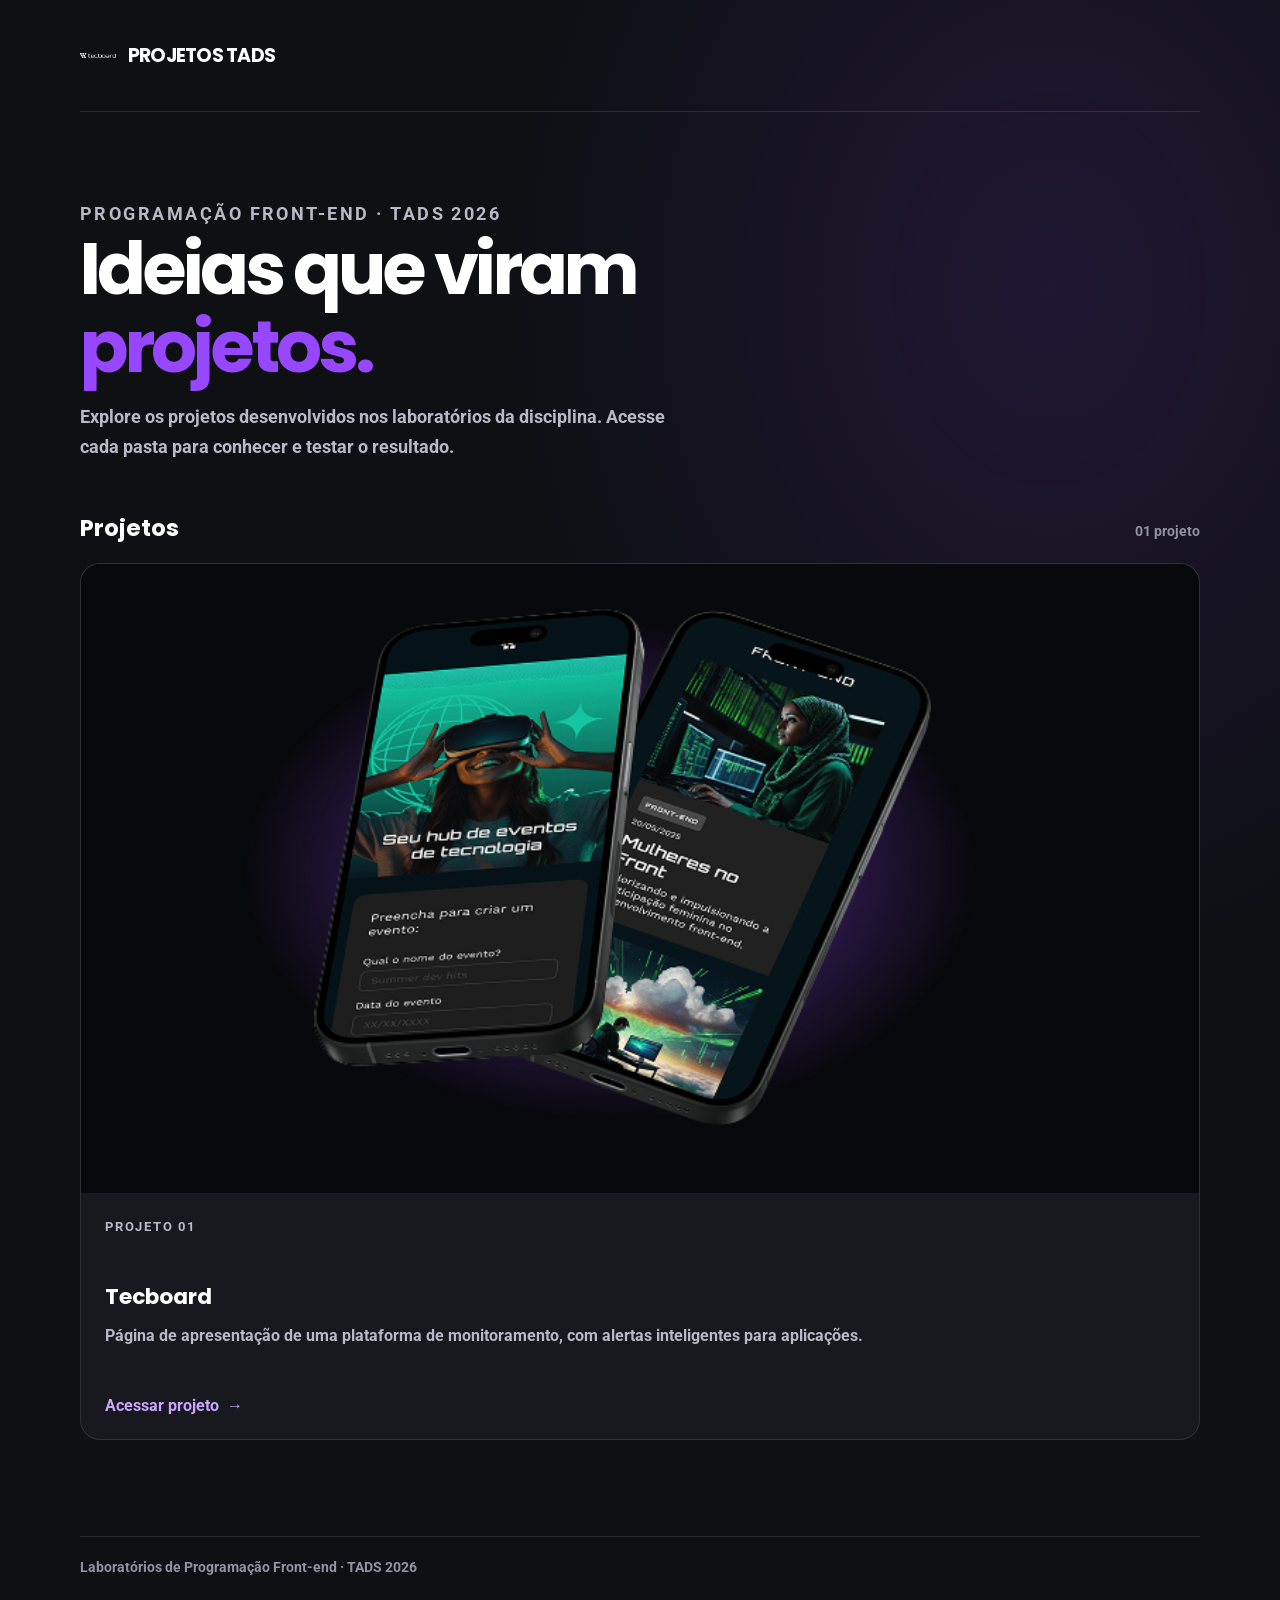
<file: index.html>
<!doctype html>
<html lang="pt-BR">
  <head>
    <meta charset="UTF-8" />
    <meta name="viewport" content="width=device-width, initial-scale=1.0" />
    <meta
      name="description"
      content="Índice dos projetos desenvolvidos nos laboratórios de Programação Front-end — TADS 2026."
    />
    <title>Projetos | TADS 2026</title>
    <style>
      @font-face {
        font-family: "Poppins";
        src: url("tecboard/fonts/Poppins-Bold.ttf") format("truetype");
        font-weight: 700;
        font-display: swap;
      }

      @font-face {
        font-family: "Roboto";
        src: url("tecboard/fonts/Roboto-Bold.ttf") format("truetype");
        font-weight: 400 900;
        font-display: swap;
      }

      :root {
        color-scheme: dark;
        font-family: "Roboto", Arial, sans-serif;
        background: #0e1014;
        color: #fff;
        font-synthesis: none;
        text-rendering: optimizeLegibility;
        -webkit-font-smoothing: antialiased;
        -moz-osx-font-smoothing: grayscale;
      }

      * {
        box-sizing: border-box;
      }

      body {
        min-width: 320px;
        min-height: 100vh;
        margin: 0;
        background:
          radial-gradient(ellipse at 82% 18%, rgb(151 71 255 / 13%), transparent 34rem),
          #0e1014;
      }

      .page-shell {
        width: min(1120px, calc(100% - 48px));
        margin: 0 auto;
      }

      .site-header {
        display: flex;
        align-items: center;
        min-height: 112px;
        border-bottom: 1px solid rgb(255 255 255 / 10%);
      }

      .brand {
        display: inline-flex;
        align-items: center;
        gap: 12px;
        color: #fff;
        font-family: "Poppins", sans-serif;
        font-size: 19px;
        letter-spacing: -0.04em;
        text-decoration: none;
      }

      .brand img {
        width: 36px;
        height: 36px;
        object-fit: contain;
      }

      main {
        padding: 88px 0 96px;
      }

      .intro {
        max-width: 720px;
        margin-bottom: 48px;
      }

      .eyebrow,
      .project-number {
        color: #b98aff;
        font-size: 0.8rem;
        font-weight: 700;
        letter-spacing: 0.14em;
        text-transform: uppercase;
      }

      h1,
      h2,
      p {
        margin-top: 0;
      }

      h1 {
        margin-bottom: 18px;
        font-family: "Poppins", sans-serif;
        font-size: clamp(2.5rem, 6vw, 4.5rem);
        line-height: 1.08;
        letter-spacing: -0.055em;
      }

      h1 span {
        color: #9747ff;
      }

      .intro p {
        max-width: 610px;
        margin-bottom: 0;
        color: #b8bac5;
        font-size: 1.1rem;
        line-height: 1.7;
      }

      .projects-heading {
        display: flex;
        align-items: baseline;
        justify-content: space-between;
        gap: 16px;
        margin-bottom: 18px;
      }

      .projects-heading h2 {
        margin-bottom: 0;
        font-family: "Poppins", sans-serif;
        font-size: 1.45rem;
      }

      .project-count {
        color: #9294a0;
        font-size: 0.9rem;
      }

      .project-list {
        display: grid;
        grid-template-columns: repeat(auto-fit, minmax(min(100%, 300px), 1fr));
        gap: 22px;
        padding: 0;
        margin: 0;
        list-style: none;
      }

      .project-card {
        overflow: hidden;
        border: 1px solid rgb(255 255 255 / 10%);
        border-radius: 20px;
        background: #17191f;
        transition: border-color 180ms ease, transform 180ms ease;
      }

      .project-card:hover {
        transform: translateY(-4px);
        border-color: rgb(151 71 255 / 70%);
      }

      .project-image {
        display: block;
        width: 100%;
        aspect-ratio: 16 / 9;
        object-fit: cover;
        background: #08090c;
      }

      .project-content {
        padding: 24px;
      }

      .project-number {
        margin-bottom: 10px;
      }

      .project-content h3 {
        margin: 0 0 10px;
        font-family: "Poppins", sans-serif;
        font-size: 1.35rem;
      }

      .project-content p {
        min-height: 3.2em;
        margin-bottom: 22px;
        color: #b8bac5;
        line-height: 1.6;
      }

      .project-link {
        display: inline-flex;
        align-items: center;
        gap: 8px;
        color: #c9a7ff;
        font-weight: 700;
        text-decoration: none;
      }

      .project-link:hover {
        color: #fff;
      }

      .project-link:focus-visible,
      .brand:focus-visible {
        outline: 3px solid #c9a7ff;
        outline-offset: 5px;
        border-radius: 4px;
      }

      .site-footer {
        padding: 22px 0 32px;
        border-top: 1px solid rgb(255 255 255 / 10%);
        color: #9294a0;
        font-size: 0.9rem;
      }

      .site-footer p {
        margin: 0;
      }

      @media (max-width: 600px) {
        .page-shell {
          width: min(100% - 32px, 1120px);
        }

        .site-header {
          min-height: 82px;
        }

        main {
          padding: 58px 0 68px;
        }

        .intro {
          margin-bottom: 36px;
        }

        .intro p {
          font-size: 1rem;
        }

        .project-content p {
          min-height: 0;
        }
      }

      @media (prefers-reduced-motion: reduce) {
        *,
        *::before,
        *::after {
          scroll-behavior: auto !important;
          transition-duration: 0.01ms !important;
        }
      }
    </style>
  </head>
  <body>
    <div class="page-shell">
      <header class="site-header">
        <a class="brand" href="./" aria-label="Página inicial dos projetos TADS 2026">
          <img src="tecboard/img/logo-tecboard-branco.png" alt="" />
          <span>PROJETOS TADS</span>
        </a>
      </header>

      <main>
        <section class="intro" aria-labelledby="page-title">
          <p class="eyebrow">Programação Front-end · TADS 2026</p>
          <h1 id="page-title">Ideias que viram <span>projetos.</span></h1>
          <p>
            Explore os projetos desenvolvidos nos laboratórios da disciplina.
            Acesse cada pasta para conhecer e testar o resultado.
          </p>
        </section>

        <section aria-labelledby="projects-title">
          <div class="projects-heading">
            <h2 id="projects-title">Projetos</h2>
            <span class="project-count">01 projeto</span>
          </div>

          <ul class="project-list">
            <li class="project-card">
              <a href="tecboard/index.html" aria-label="Abrir o projeto Tecboard">
                <img
                  class="project-image"
                  src="tecboard/img/celulares-sobrespostos-desktop.png"
                  alt="Dois celulares exibindo a interface do Tecboard, sobre um brilho roxo."
                />
              </a>
              <div class="project-content">
                <p class="project-number">Projeto 01</p>
                <h3>Tecboard</h3>
                <p>
                  Página de apresentação de uma plataforma de monitoramento,
                  com alertas inteligentes para aplicações.
                </p>
                <a class="project-link" href="tecboard/index.html">
                  Acessar projeto <span aria-hidden="true">→</span>
                </a>
              </div>
            </li>

            <!--
              Para adicionar um próximo projeto, duplique um item .project-card,
              atualize o título, a descrição, a imagem e os links para a pasta
              do projeto (por exemplo: href="nome-da-pasta/index.html").
            -->
          </ul>
        </section>
      </main>

      <footer class="site-footer">
        <p>Laboratórios de Programação Front-end · TADS 2026</p>
      </footer>
    </div>
  </body>
</html>
</file>
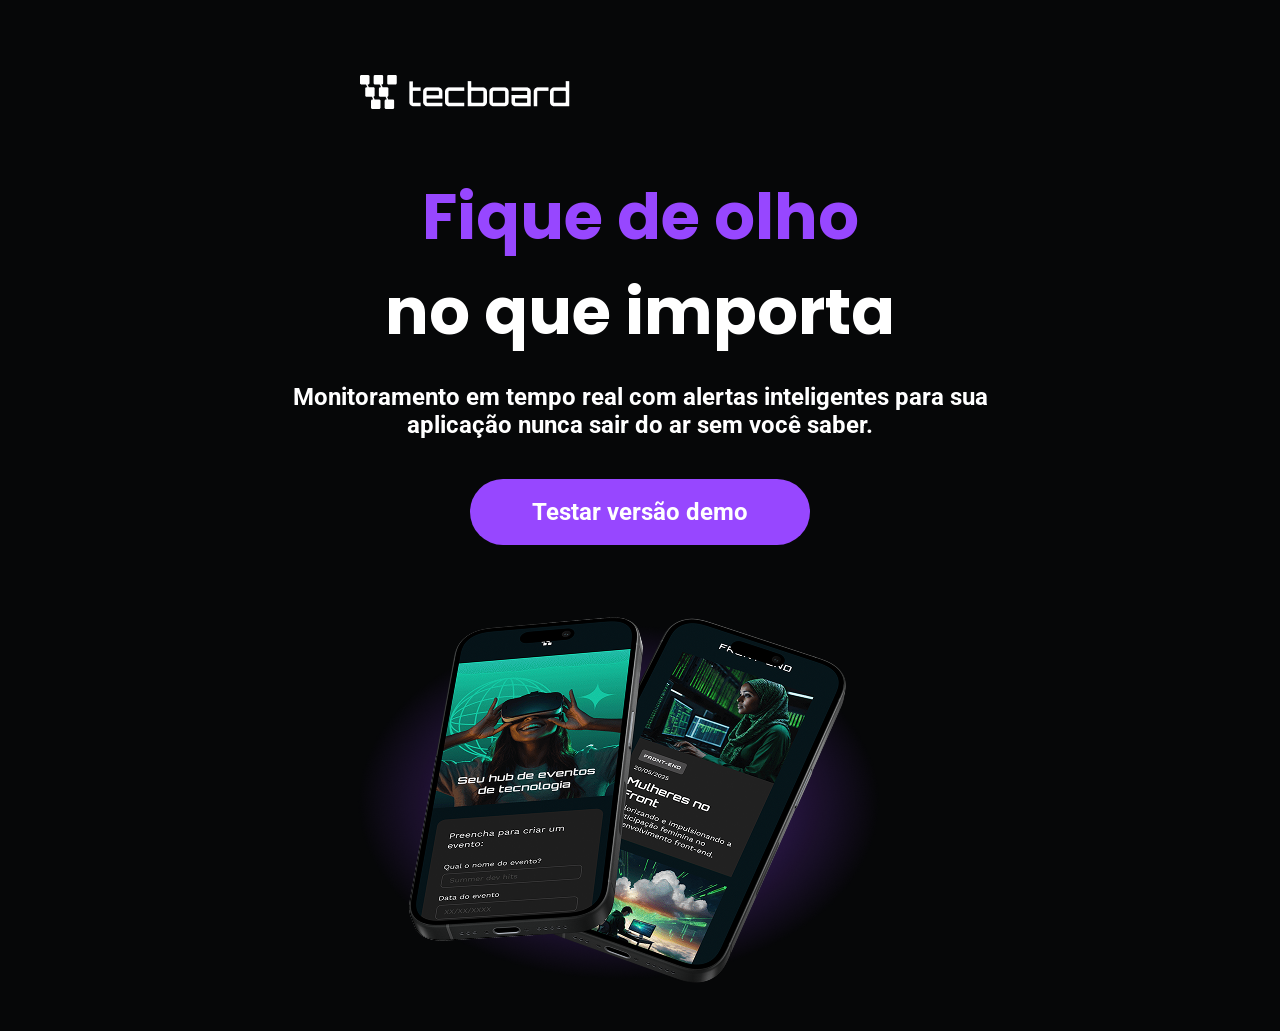
<file: tecboard/index.html>
<!doctype html>
<html lang="pt-br">
  <head>
    <meta charset="UTF-8" />
    <meta name="viewport" content="width=device-width, initial-scale=1.0" />
    <title>Tecboard</title>

    <link rel="icon" href="favicon-tecboard-roxo.svg" type="image/svg+xml">

    <link rel="stylesheet" href="css/style.css">
  </head>
  <body>
    <header>
      <img
        src="img/logo-tecboard-branco.png"
        alt="Logo Tecboard na cor branca"
      />
    </header>
    <main>
      <section>
        <h1>
          <span>Fique de olho</span>
          <br />no que importa
        </h1>
        <p>
          Monitoramento em tempo real com alertas inteligentes para sua
          aplicação nunca sair do ar sem você saber.
        </p>
        <a href="#">Testar versão demo</a>
        <img
          src="img/celulares-sobrespostos-desktop.png"
          alt="Dois celulares sobrepostos, com uma sombra roxa sob eles."
        />
      </section>
    </main>
  </body>
</html>
</file>
<file: tecboard/css/style.css>
@font-face {
    font-family: "Poppins";
    src: url("../fonts/Poppins-Bold.ttf") format(truetype);
    font-weight: 700;
    font-style: normal;
    font-display: swap;
}

@font-face {
    font-family: "Roboto";
    src: url("../fonts/Roboto-Bold.ttf") format(truetype);
    font-weight: 400;
    font-style: normal;
    font-display: swap;
}

/* Reset */
* {
    margin: 0;
    padding: 0;
}

/* Estilos Desktop */
body {
    background-color: #060708;
    color: #FFF;
}

header img {
    display: block;
    margin: 75px 0 0 360px;
}

h1 {
    font-size: 64px;
    font-family: "Poppins", sans-serif;
    text-align: center;
    margin-top: 60px;
}

h1 span {
    color: #9747FF;
}

p {
    font-family: "Roboto", sans-serif;
    font-size: 24px;
    text-align: center;
    margin: 24px auto 0;
    width: 792px;
}

a {
    color: #FFF;
    font-family: "Roboto", sans-serif;
    font-size: 24px;
    text-decoration: none;
    background-color: #9747FF;
    width: 340px;
    height: 66px;
    display: block;
    text-align: center;
    line-height: 66px;
    border-radius: 36px;
    margin: 40px auto;
}

a:hover{
    background-color: #B233E8;
    border: 2px solid #FFF;   
}

section img {
    display: block;
    margin: 0 auto;
    width: 792px;
    height: 446px;
}

@media(max-width: 768px){
    p {
        width: 648px;
        font-size: 20px;
    }

    header img {
        margin: 65px 0 0 60px;
    }      
}

@media(max-width: 375px){

    header img {
        margin: 32px 0 0 16px;
    }

    h1 {
        font-size: 40px;
    }

    p {
        font-size: 20px;
        width: 340px;
    }

    a {
        font-size: 20px;
        width: 251px;
    }

    section img {
        width: 340px;
        height: 230px;
    }

}
</file>
